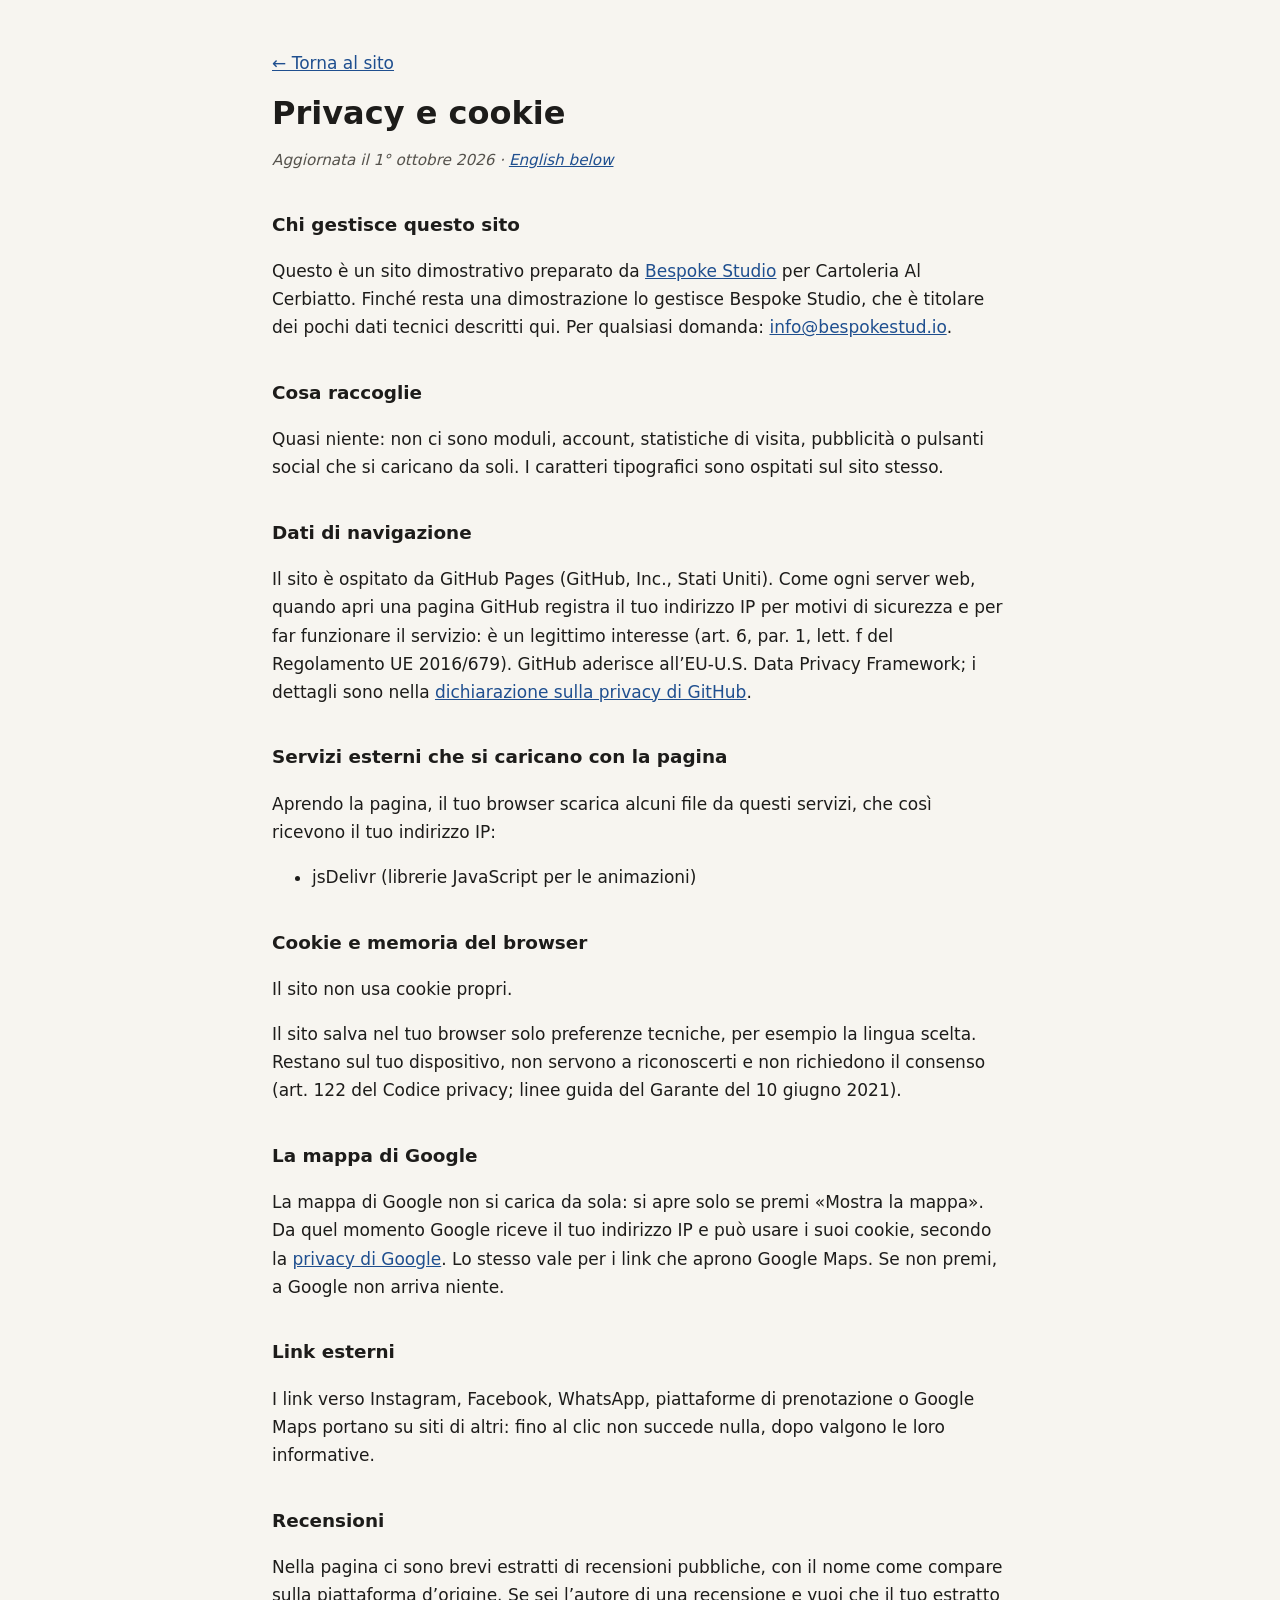
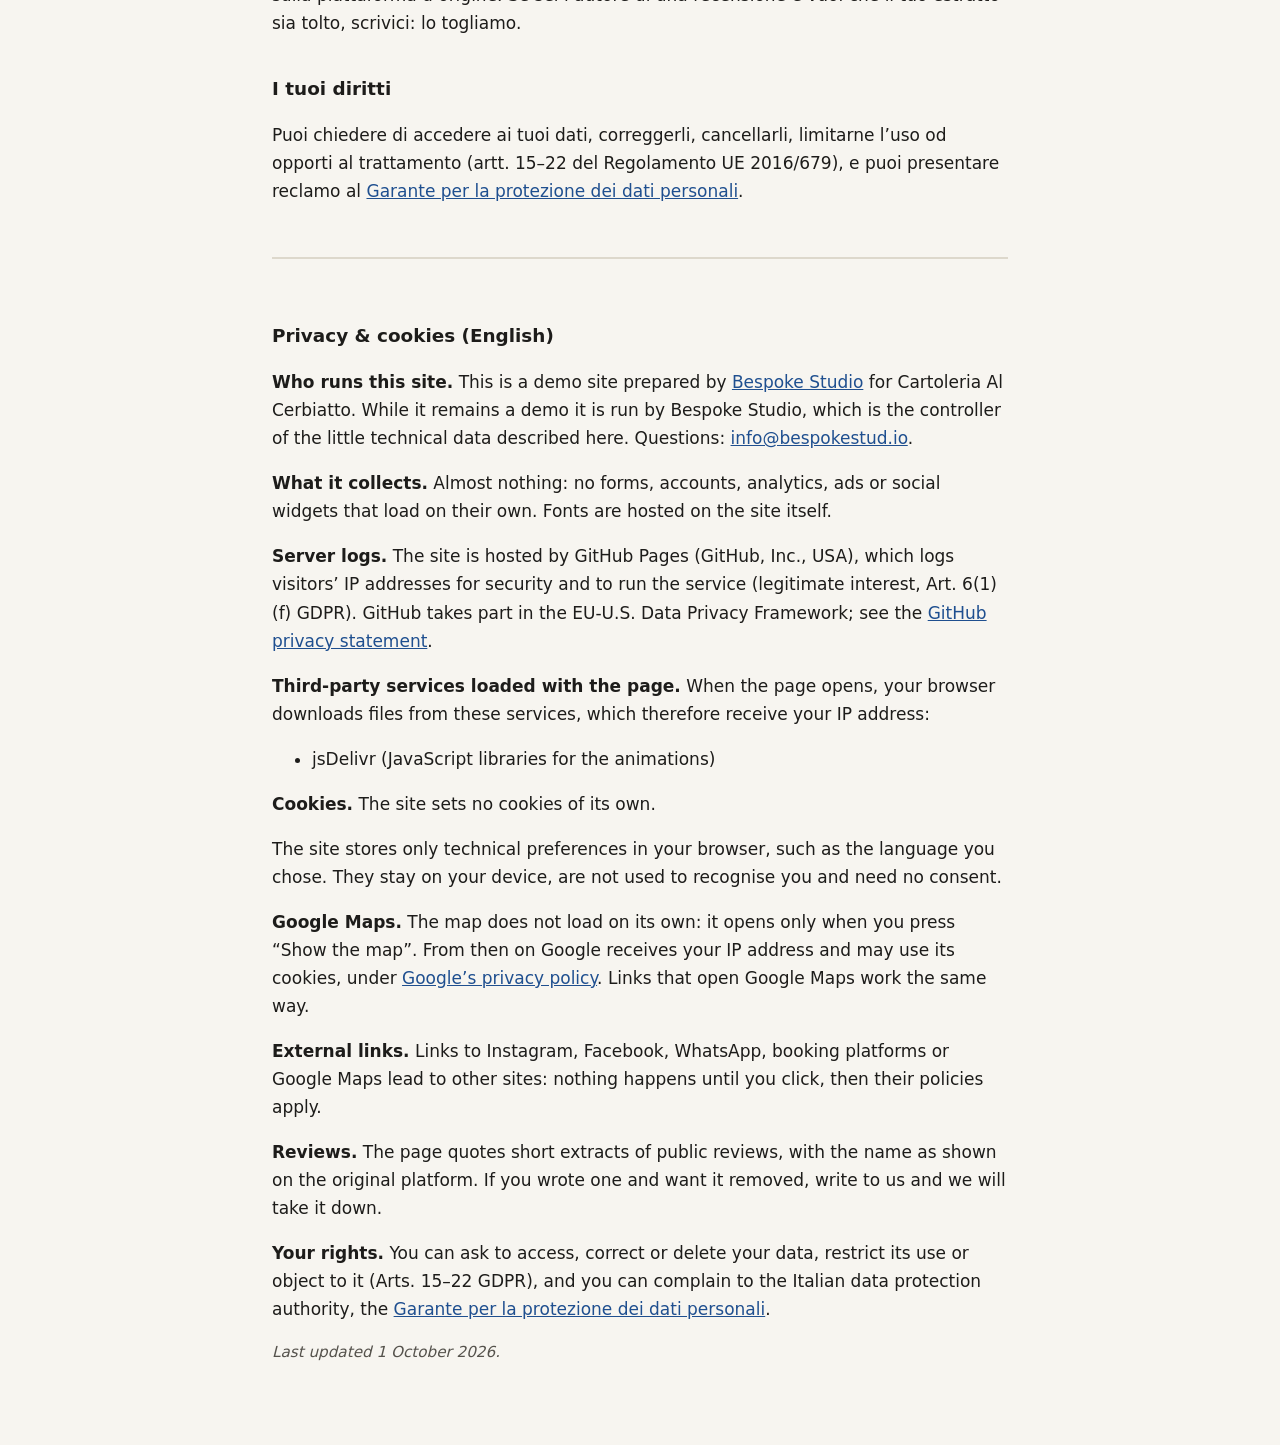
<file: privacy.html>
<!DOCTYPE html>
<html lang="it">
<head>
  <meta charset="UTF-8">
  <meta name="viewport" content="width=device-width, initial-scale=1.0">
  <meta name="robots" content="noindex">
  <title>Privacy e cookie · Cartoleria Al Cerbiatto</title>
  <meta name="description" content="Informativa privacy e cookie del sito Cartoleria Al Cerbiatto.">
  <style>
    body { margin: 0; background: #f7f5f0; color: #1d1c1a; font: 17px/1.65 system-ui, -apple-system, "Segoe UI", Roboto, sans-serif; }
    main { max-width: 46rem; margin: 0 auto; padding: 32px 20px 64px; }
    h1 { font-size: 2rem; line-height: 1.2; margin: 0.4em 0 0.2em; }
    h2 { font-size: 1.15rem; margin: 2em 0 0.4em; }
    a { color: #1f4f8f; }
    .data { color: #55524c; font-style: italic; font-size: 0.95rem; }
    .en { margin-top: 3em; padding-top: 1.5em; border-top: 2px solid #ddd8cc; }
    code { font-size: 0.9em; background: #ebe7dc; padding: 0 4px; border-radius: 3px; }
  </style>
</head>
<body>
<main>
  <p><a href="index.html">← Torna al sito</a></p>
  <h1>Privacy e cookie</h1>
  <p class="data">Aggiornata il 1° ottobre 2026 · <a href="#english" lang="en">English below</a></p>
  <h2>Chi gestisce questo sito</h2>
  <p>Questo è un sito dimostrativo preparato da <a href="https://bespokestud.io" rel="noopener">Bespoke Studio</a> per Cartoleria Al Cerbiatto. Finché resta una dimostrazione lo gestisce Bespoke Studio, che è titolare dei pochi dati tecnici descritti qui. Per qualsiasi domanda: <a href="mailto:info@bespokestud.io">info@bespokestud.io</a>.</p>
  <h2>Cosa raccoglie</h2>
  <p>Quasi niente: non ci sono moduli, account, statistiche di visita, pubblicità o pulsanti social che si caricano da soli. I caratteri tipografici sono ospitati sul sito stesso.</p>
  <h2>Dati di navigazione</h2>
  <p>Il sito è ospitato da GitHub Pages (GitHub, Inc., Stati Uniti). Come ogni server web, quando apri una pagina GitHub registra il tuo indirizzo IP per motivi di sicurezza e per far funzionare il servizio: è un legittimo interesse (art. 6, par. 1, lett. f del Regolamento UE 2016/679). GitHub aderisce all’EU-U.S. Data Privacy Framework; i dettagli sono nella <a href="https://docs.github.com/site-policy/privacy-policies/github-general-privacy-statement" rel="noopener">dichiarazione sulla privacy di GitHub</a>.</p>
  <h2>Servizi esterni che si caricano con la pagina</h2>
  <p>Aprendo la pagina, il tuo browser scarica alcuni file da questi servizi, che così ricevono il tuo indirizzo IP:</p>
  <ul><li>jsDelivr (librerie JavaScript per le animazioni)</li></ul>
  <h2>Cookie e memoria del browser</h2>
  <p>Il sito non usa cookie propri.</p>
  <p>Il sito salva nel tuo browser solo preferenze tecniche, per esempio la lingua scelta. Restano sul tuo dispositivo, non servono a riconoscerti e non richiedono il consenso (art. 122 del Codice privacy; linee guida del Garante del 10 giugno 2021).</p>
  <h2>La mappa di Google</h2>
  <p>La mappa di Google non si carica da sola: si apre solo se premi «Mostra la mappa». Da quel momento Google riceve il tuo indirizzo IP e può usare i suoi cookie, secondo la <a href="https://policies.google.com/privacy?hl=it" rel="noopener">privacy di Google</a>. Lo stesso vale per i link che aprono Google Maps. Se non premi, a Google non arriva niente.</p>
  <h2>Link esterni</h2>
  <p>I link verso Instagram, Facebook, WhatsApp, piattaforme di prenotazione o Google Maps portano su siti di altri: fino al clic non succede nulla, dopo valgono le loro informative.</p>
  <h2>Recensioni</h2>
  <p>Nella pagina ci sono brevi estratti di recensioni pubbliche, con il nome come compare sulla piattaforma d’origine. Se sei l’autore di una recensione e vuoi che il tuo estratto sia tolto, scrivici: lo togliamo.</p>
  <h2>I tuoi diritti</h2>
  <p>Puoi chiedere di accedere ai tuoi dati, correggerli, cancellarli, limitarne l’uso od opporti al trattamento (artt. 15–22 del Regolamento UE 2016/679), e puoi presentare reclamo al <a href="https://www.garanteprivacy.it" rel="noopener">Garante per la protezione dei dati personali</a>.</p>
  <div class="en" id="english" lang="en">
    <h2>Privacy &amp; cookies (English)</h2>
    <p><strong>Who runs this site.</strong> This is a demo site prepared by <a href="https://bespokestud.io" rel="noopener">Bespoke Studio</a> for Cartoleria Al Cerbiatto. While it remains a demo it is run by Bespoke Studio, which is the controller of the little technical data described here. Questions: <a href="mailto:info@bespokestud.io">info@bespokestud.io</a>.</p>
    <p><strong>What it collects.</strong> Almost nothing: no forms, accounts, analytics, ads or social widgets that load on their own. Fonts are hosted on the site itself.</p>
    <p><strong>Server logs.</strong> The site is hosted by GitHub Pages (GitHub, Inc., USA), which logs visitors’ IP addresses for security and to run the service (legitimate interest, Art. 6(1)(f) GDPR). GitHub takes part in the EU-U.S. Data Privacy Framework; see the <a href="https://docs.github.com/site-policy/privacy-policies/github-general-privacy-statement" rel="noopener">GitHub privacy statement</a>.</p>
    <p><strong>Third-party services loaded with the page.</strong> When the page opens, your browser downloads files from these services, which therefore receive your IP address:</p><ul><li>jsDelivr (JavaScript libraries for the animations)</li></ul>
    <p><strong>Cookies.</strong> The site sets no cookies of its own.</p>
    <p>The site stores only technical preferences in your browser, such as the language you chose. They stay on your device, are not used to recognise you and need no consent.</p>
    <p><strong>Google Maps.</strong> The map does not load on its own: it opens only when you press “Show the map”. From then on Google receives your IP address and may use its cookies, under <a href="https://policies.google.com/privacy?hl=en" rel="noopener">Google’s privacy policy</a>. Links that open Google Maps work the same way.</p>
    <p><strong>External links.</strong> Links to Instagram, Facebook, WhatsApp, booking platforms or Google Maps lead to other sites: nothing happens until you click, then their policies apply.</p>
    <p><strong>Reviews.</strong> The page quotes short extracts of public reviews, with the name as shown on the original platform. If you wrote one and want it removed, write to us and we will take it down.</p>
    <p><strong>Your rights.</strong> You can ask to access, correct or delete your data, restrict its use or object to it (Arts. 15–22 GDPR), and you can complain to the Italian data protection authority, the <a href="https://www.garanteprivacy.it" rel="noopener">Garante per la protezione dei dati personali</a>.</p>
    <p class="data">Last updated 1 October 2026.</p>
  </div>
</main>
</body>
</html>
</file>
